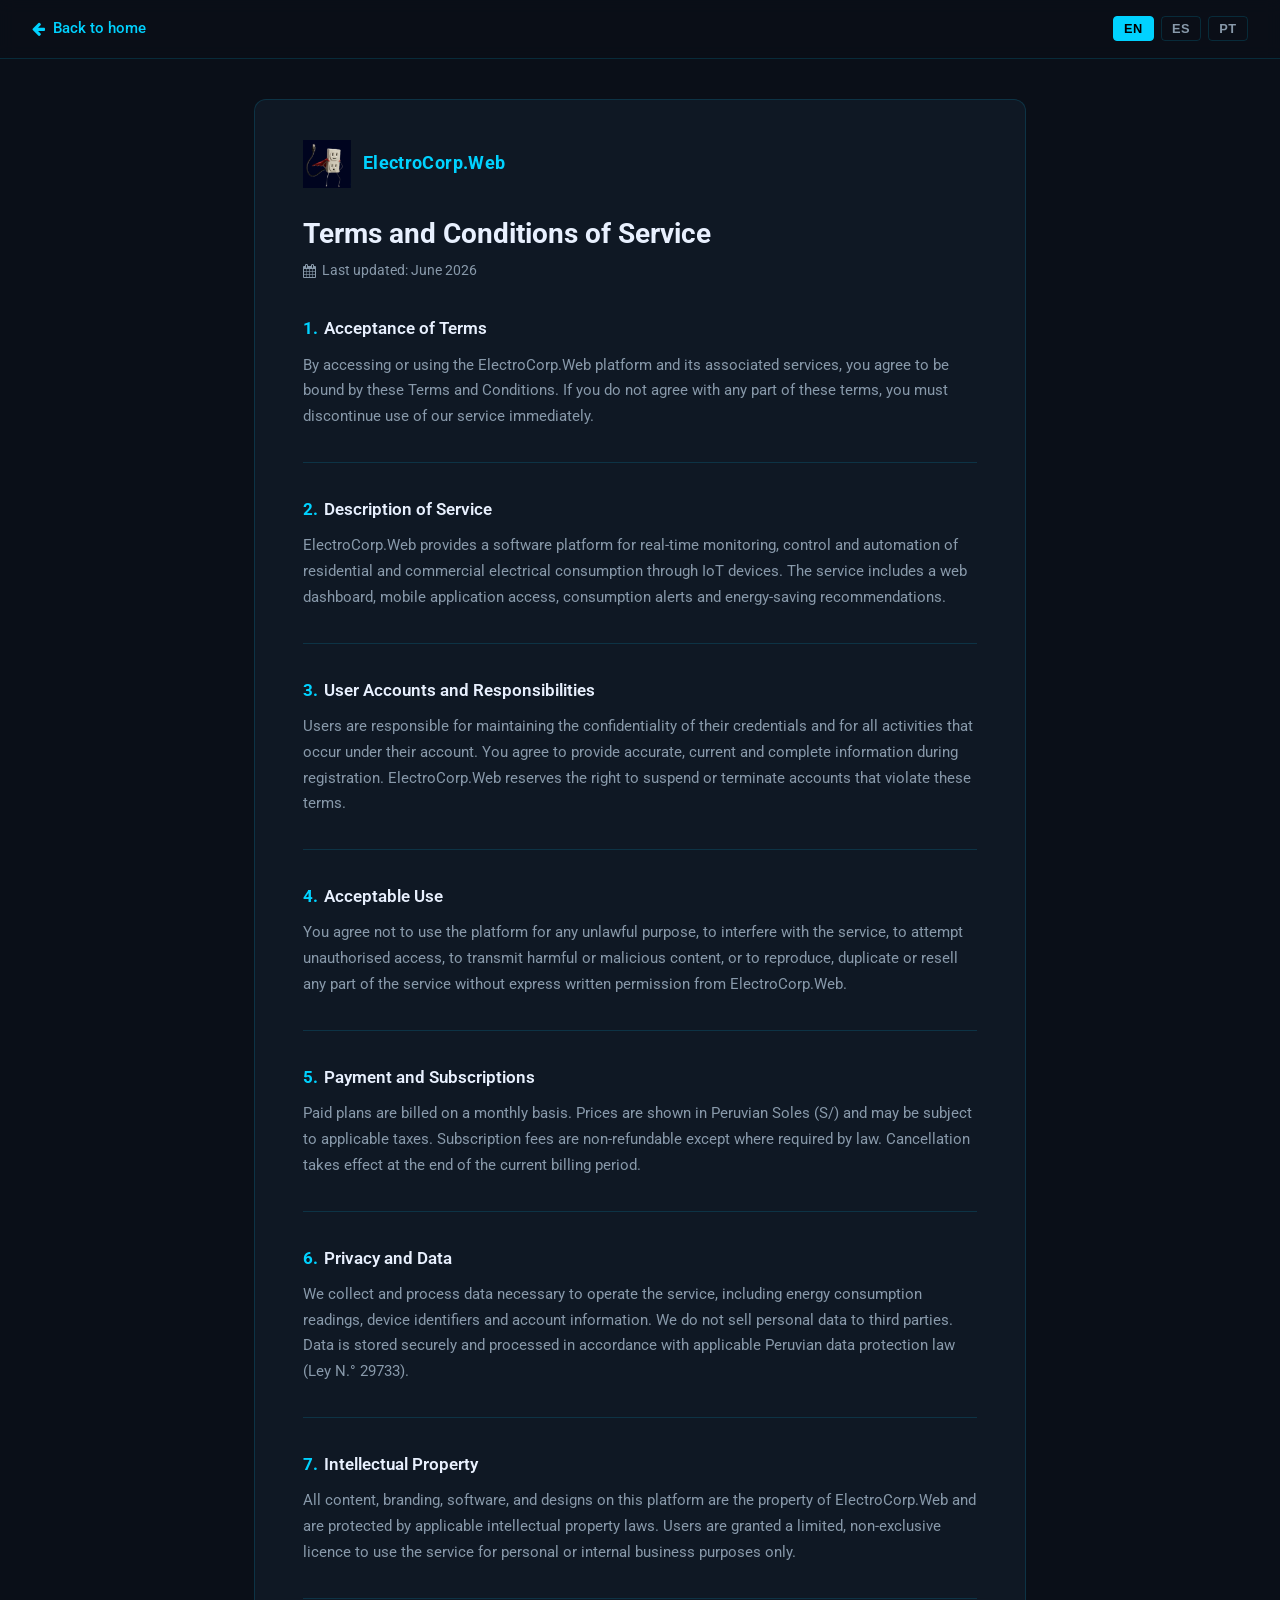
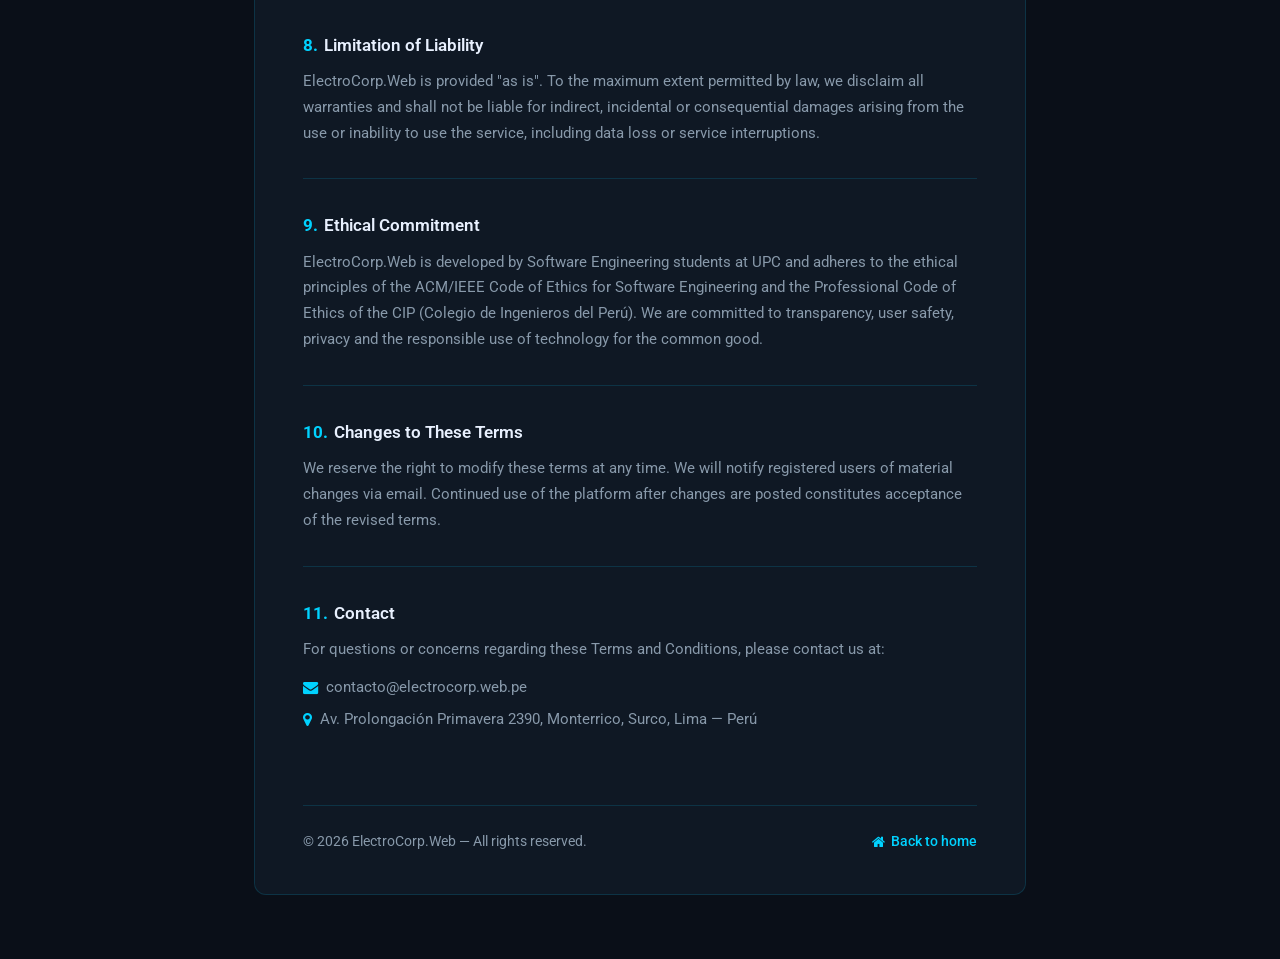
<file: terms.html>
﻿<!DOCTYPE html>
<html lang="en">
<head>
    <meta charset="UTF-8">
    <meta name="viewport" content="width=device-width, initial-scale=1.0">
    <meta name="description" content="ElectroCorp Terms and Conditions of Service">
    <meta name="author" content="ElectroCorp Team">
    <meta name="robots" content="noindex, follow">
    <title data-i18n-title="terms_page_title">ElectroCorp | Terms and Conditions</title>
    <link rel="icon" type="image/x-icon" href="img/favicon.ico">
    <link rel="icon" type="image/png" href="img/electrocorp-tab-icon.png">
    <link rel="apple-touch-icon" href="img/electrocorp-tab-icon.png">
    <link rel="stylesheet" href="https://cdnjs.cloudflare.com/ajax/libs/font-awesome/4.7.0/css/font-awesome.min.css">
    <link rel="preconnect" href="https://fonts.googleapis.com">
    <link rel="preconnect" href="https://fonts.gstatic.com" crossorigin>
    <link href="https://fonts.googleapis.com/css2?family=Roboto:wght@400;500;700&display=swap" rel="stylesheet">
    <link rel="stylesheet" href="css/terms.css">
</head>
<body>

<header class="terms-header">
    <a href="index.html" class="terms-back-link">
        <i class="fa fa-arrow-left" aria-hidden="true"></i>
        <span data-i18n="terms_back">Back to home</span>
    </a>
    <div class="terms-lang-selector">
        <button onclick="setLanguage('en')" class="lang-btn active" id="btn-lang-en">EN</button>
        <button onclick="setLanguage('es')" class="lang-btn" id="btn-lang-es">ES</button>
        <button onclick="setLanguage('pt')" class="lang-btn" id="btn-lang-pt">PT</button>
    </div>
</header>

<main class="terms-main">
    <article class="terms-card">

        <div class="terms-brand">
            <img src="img/logo.png" alt="ElectroCorp" width="48" height="48">
            <span>ElectroCorp.Web</span>
        </div>

        <h1 data-i18n="terms_title">Terms and Conditions of Service</h1>
        <p class="terms-updated"><i class="fa fa-calendar" aria-hidden="true"></i> <span data-i18n="terms_updated">Last updated: June 2026</span></p>

        <section class="terms-section">
            <h2><span class="terms-num">1.</span> <span data-i18n="terms_s1_title">Acceptance of Terms</span></h2>
            <p data-i18n="terms_s1_body">By accessing or using the ElectroCorp.Web platform and its associated services, you agree to be bound by these Terms and Conditions. If you do not agree with any part of these terms, you must discontinue use of our service immediately.</p>
        </section>

        <section class="terms-section">
            <h2><span class="terms-num">2.</span> <span data-i18n="terms_s2_title">Description of Service</span></h2>
            <p data-i18n="terms_s2_body">ElectroCorp.Web provides a software platform for real-time monitoring, control and automation of residential and commercial electrical consumption through IoT devices. The service includes a web dashboard, mobile application access, consumption alerts and energy-saving recommendations.</p>
        </section>

        <section class="terms-section">
            <h2><span class="terms-num">3.</span> <span data-i18n="terms_s3_title">User Accounts and Responsibilities</span></h2>
            <p data-i18n="terms_s3_body">Users are responsible for maintaining the confidentiality of their credentials and for all activities that occur under their account. You agree to provide accurate, current and complete information during registration. ElectroCorp.Web reserves the right to suspend or terminate accounts that violate these terms.</p>
        </section>

        <section class="terms-section">
            <h2><span class="terms-num">4.</span> <span data-i18n="terms_s4_title">Acceptable Use</span></h2>
            <p data-i18n="terms_s4_body">You agree not to use the platform for any unlawful purpose, to interfere with the service, to attempt unauthorised access, to transmit harmful or malicious content, or to reproduce, duplicate or resell any part of the service without express written permission from ElectroCorp.Web.</p>
        </section>

        <section class="terms-section">
            <h2><span class="terms-num">5.</span> <span data-i18n="terms_s5_title">Payment and Subscriptions</span></h2>
            <p data-i18n="terms_s5_body">Paid plans are billed on a monthly basis. Prices are shown in Peruvian Soles (S/) and may be subject to applicable taxes. Subscription fees are non-refundable except where required by law. Cancellation takes effect at the end of the current billing period.</p>
        </section>

        <section class="terms-section">
            <h2><span class="terms-num">6.</span> <span data-i18n="terms_s6_title">Privacy and Data</span></h2>
            <p data-i18n="terms_s6_body">We collect and process data necessary to operate the service, including energy consumption readings, device identifiers and account information. We do not sell personal data to third parties. Data is stored securely and processed in accordance with applicable Peruvian data protection law (Ley N.° 29733).</p>
        </section>

        <section class="terms-section">
            <h2><span class="terms-num">7.</span> <span data-i18n="terms_s7_title">Intellectual Property</span></h2>
            <p data-i18n="terms_s7_body">All content, branding, software, and designs on this platform are the property of ElectroCorp.Web and are protected by applicable intellectual property laws. Users are granted a limited, non-exclusive licence to use the service for personal or internal business purposes only.</p>
        </section>

        <section class="terms-section">
            <h2><span class="terms-num">8.</span> <span data-i18n="terms_s8_title">Limitation of Liability</span></h2>
            <p data-i18n="terms_s8_body">ElectroCorp.Web is provided "as is". To the maximum extent permitted by law, we disclaim all warranties and shall not be liable for indirect, incidental or consequential damages arising from the use or inability to use the service, including data loss or service interruptions.</p>
        </section>

        <section class="terms-section">
            <h2><span class="terms-num">9.</span> <span data-i18n="terms_s9_title">Ethical Commitment</span></h2>
            <p data-i18n="terms_s9_body">ElectroCorp.Web is developed by Software Engineering students at UPC and adheres to the ethical principles of the ACM/IEEE Code of Ethics for Software Engineering and the Professional Code of Ethics of the CIP (Colegio de Ingenieros del Perú). We are committed to transparency, user safety, privacy and the responsible use of technology for the common good.</p>
        </section>

        <section class="terms-section">
            <h2><span class="terms-num">10.</span> <span data-i18n="terms_s10_title">Changes to These Terms</span></h2>
            <p data-i18n="terms_s10_body">We reserve the right to modify these terms at any time. We will notify registered users of material changes via email. Continued use of the platform after changes are posted constitutes acceptance of the revised terms.</p>
        </section>

        <section class="terms-section">
            <h2><span class="terms-num">11.</span> <span data-i18n="terms_s11_title">Contact</span></h2>
            <p data-i18n="terms_s11_body">For questions or concerns regarding these Terms and Conditions, please contact us at:</p>
            <address class="terms-contact">
                <p><i class="fa fa-envelope" aria-hidden="true"></i> contacto@electrocorp.web.pe</p>
                <p><i class="fa fa-map-marker" aria-hidden="true"></i> Av. Prolongación Primavera 2390, Monterrico, Surco, Lima — Perú</p>
            </address>
        </section>

        <div class="terms-footer">
            <p>© 2026 ElectroCorp.Web — <span data-i18n="footer_rights">All rights reserved.</span></p>
            <a href="index.html" class="terms-home-link">
                <i class="fa fa-home" aria-hidden="true"></i>
                <span data-i18n="terms_back">Back to home</span>
            </a>
        </div>

    </article>
</main>

<script src="js/i18n.js"></script>
<script>
    const titleMap = {
        en: "ElectroCorp | Terms and Conditions",
        es: "ElectroCorp | Términos y Condiciones",
        pt: "ElectroCorp | Termos e Condições"
    };
    document.addEventListener("languagechange", (e) => {
        document.title = titleMap[e.detail.language] || titleMap.en;
    });
</script>
</body>
</html>
</file>
<file: css/terms.css>
﻿:root {
    --main-blue: #00d2ff;
    --bg-dark: #0a0f18;
    --bg-card: #0f1824;
    --bg-card-border: rgba(0, 210, 255, 0.15);
    --text-primary: #e8f0fe;
    --text-muted: #8899aa;
    --font-main: 'Roboto', system-ui, sans-serif;
}

*, *::before, *::after { box-sizing: border-box; margin: 0; padding: 0; }

body {
    background: var(--bg-dark);
    color: var(--text-primary);
    font-family: var(--font-main);
    font-size: 1rem;
    line-height: 1.7;
    min-height: 100vh;
}

/* Header */
.terms-header {
    display: flex;
    align-items: center;
    justify-content: space-between;
    padding: 1rem 2rem;
    background: rgba(10, 15, 24, 0.9);
    border-bottom: 1px solid var(--bg-card-border);
    position: sticky;
    top: 0;
    z-index: 100;
    backdrop-filter: blur(8px);
}

.terms-back-link {
    display: flex;
    align-items: center;
    gap: 0.5rem;
    color: var(--main-blue);
    text-decoration: none;
    font-weight: 500;
    font-size: 0.95rem;
    transition: opacity 0.2s;
}
.terms-back-link:hover { opacity: 0.75; }

.terms-lang-selector { display: flex; gap: 0.4rem; }

.lang-btn {
    background: transparent;
    border: 1px solid var(--bg-card-border);
    color: var(--text-muted);
    padding: 0.25rem 0.65rem;
    border-radius: 4px;
    cursor: pointer;
    font-size: 0.8rem;
    font-weight: 600;
    letter-spacing: 0.04em;
    transition: background 0.2s, color 0.2s, border-color 0.2s;
}
.lang-btn:hover { color: var(--text-primary); border-color: var(--main-blue); }
.lang-btn.active { background: var(--main-blue); color: #000; border-color: var(--main-blue); }

/* Main layout */
.terms-main {
    max-width: 820px;
    margin: 0 auto;
    padding: 2.5rem 1.5rem 4rem;
}

.terms-card {
    background: var(--bg-card);
    border: 1px solid var(--bg-card-border);
    border-radius: 12px;
    padding: 2.5rem 3rem;
}

/* Brand */
.terms-brand {
    display: flex;
    align-items: center;
    gap: 0.75rem;
    margin-bottom: 1.75rem;
}
.terms-brand span {
    font-size: 1.1rem;
    font-weight: 700;
    color: var(--main-blue);
    letter-spacing: 0.02em;
}

/* Title */
.terms-card h1 {
    font-size: 1.75rem;
    font-weight: 700;
    color: var(--text-primary);
    margin-bottom: 0.4rem;
    line-height: 1.3;
}

.terms-updated {
    color: var(--text-muted);
    font-size: 0.875rem;
    margin-bottom: 2rem;
    display: flex;
    align-items: center;
    gap: 0.4rem;
}

/* Sections */
.terms-section {
    margin-bottom: 2rem;
    padding-bottom: 2rem;
    border-bottom: 1px solid var(--bg-card-border);
}
.terms-section:last-of-type { border-bottom: none; }

.terms-section h2 {
    font-size: 1.05rem;
    font-weight: 600;
    color: var(--text-primary);
    margin-bottom: 0.6rem;
    display: flex;
    align-items: baseline;
    gap: 0.4rem;
}

.terms-num {
    color: var(--main-blue);
    font-weight: 700;
    flex-shrink: 0;
}

.terms-section p { color: var(--text-muted); font-size: 0.95rem; }

/* Contact block */
.terms-contact {
    font-style: normal;
    margin-top: 0.75rem;
    display: flex;
    flex-direction: column;
    gap: 0.4rem;
}
.terms-contact p {
    display: flex;
    align-items: center;
    gap: 0.5rem;
    color: var(--text-muted);
    font-size: 0.95rem;
}
.terms-contact .fa { color: var(--main-blue); }

/* Footer row */
.terms-footer {
    display: flex;
    align-items: center;
    justify-content: space-between;
    flex-wrap: wrap;
    gap: 0.75rem;
    margin-top: 2.5rem;
    padding-top: 1.5rem;
    border-top: 1px solid var(--bg-card-border);
    color: var(--text-muted);
    font-size: 0.875rem;
}

.terms-home-link {
    display: flex;
    align-items: center;
    gap: 0.4rem;
    color: var(--main-blue);
    text-decoration: none;
    font-weight: 500;
    font-size: 0.9rem;
    transition: opacity 0.2s;
}
.terms-home-link:hover { opacity: 0.75; }

/* Responsive */
@media (max-width: 640px) {
    .terms-card { padding: 1.5rem 1.25rem; }
    .terms-card h1 { font-size: 1.35rem; }
    .terms-header { padding: 0.75rem 1rem; }
}
</file>
